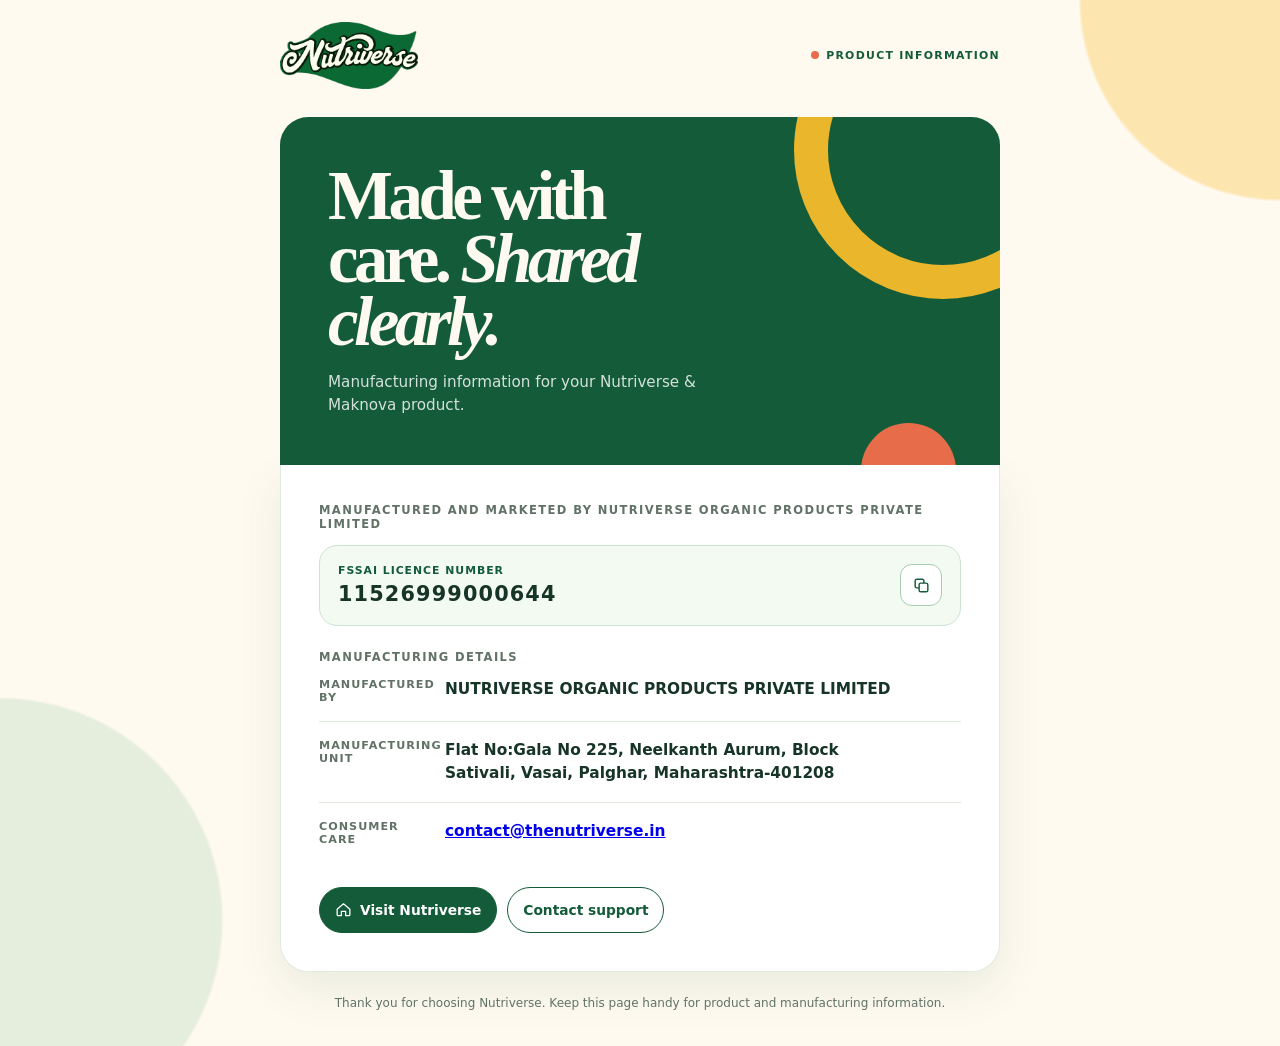
<file: pages/manufacturing-details/index.html>
<!doctype html>
<html lang="en">
<head>
  <meta charset="utf-8">
  <meta name="viewport" content="width=device-width, initial-scale=1">
  <meta http-equiv="refresh" content="0; url=/qr.html">
  <link rel="canonical" href="https://thenutriverse.in/pages/manufacturing-details/">
  <title>Manufacturing Details | Nutriverse</title>
</head>
<body>
  <p>Opening <a href="/qr.html">manufacturing details</a>…</p>
</body>
</html>
</file>
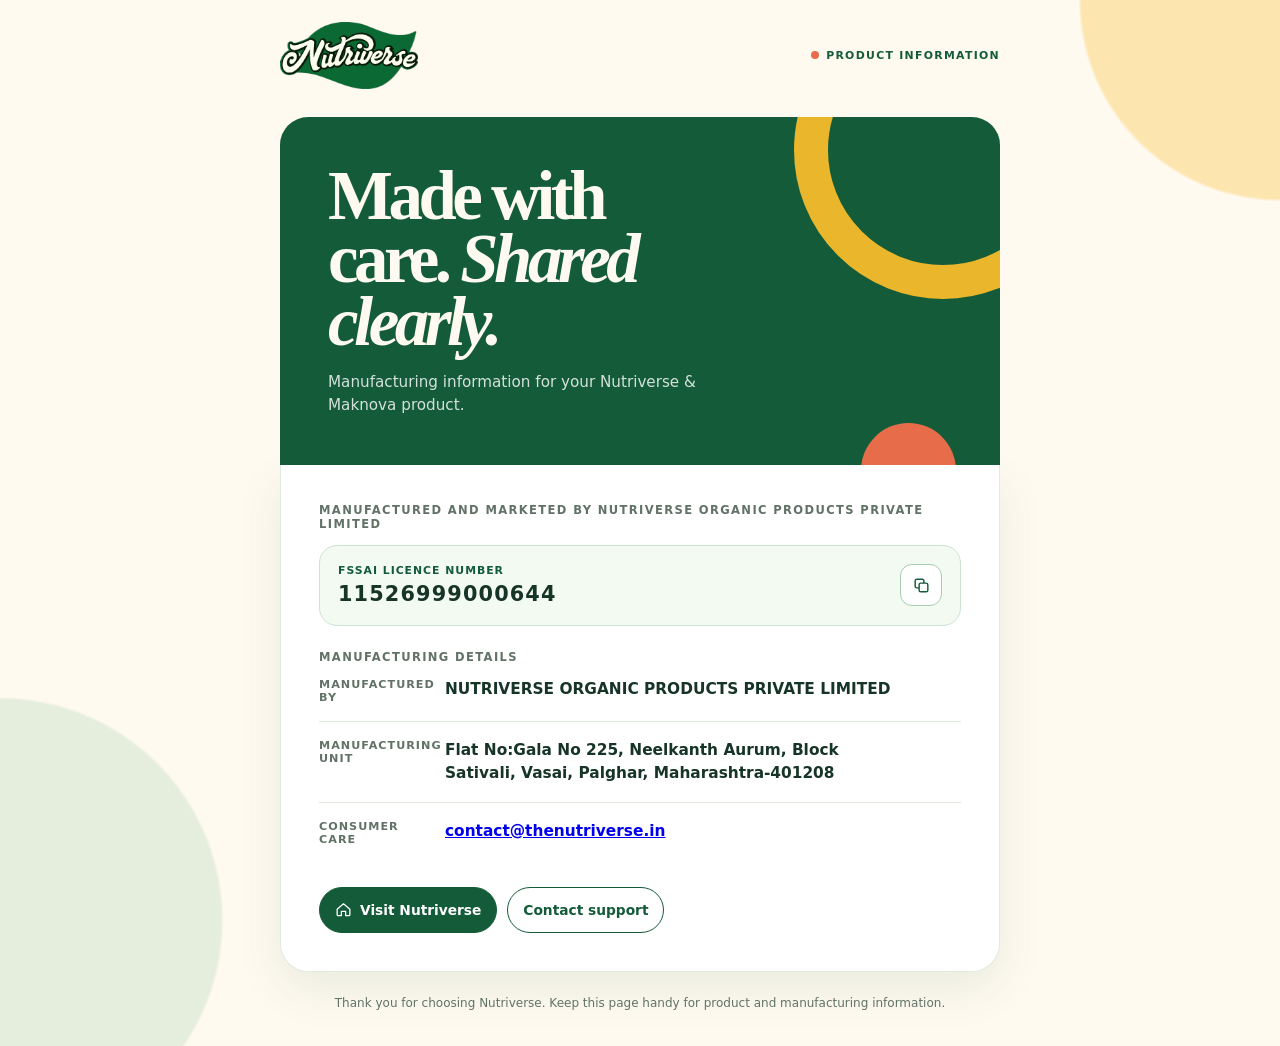
<file: product/manufacturing-detail/index.html>
<!doctype html>
<html lang="en">
<head>
  <meta charset="utf-8">
  <meta name="viewport" content="width=device-width, initial-scale=1">
  <meta http-equiv="refresh" content="0; url=/qr.html">
  <link rel="canonical" href="https://thenutriverse.in/qr.html">
  <title>Manufacturing Details | Nutriverse</title>
</head>
<body>
  <p>Opening <a href="/qr.html">manufacturing details</a>…</p>
</body>
</html>
</file>
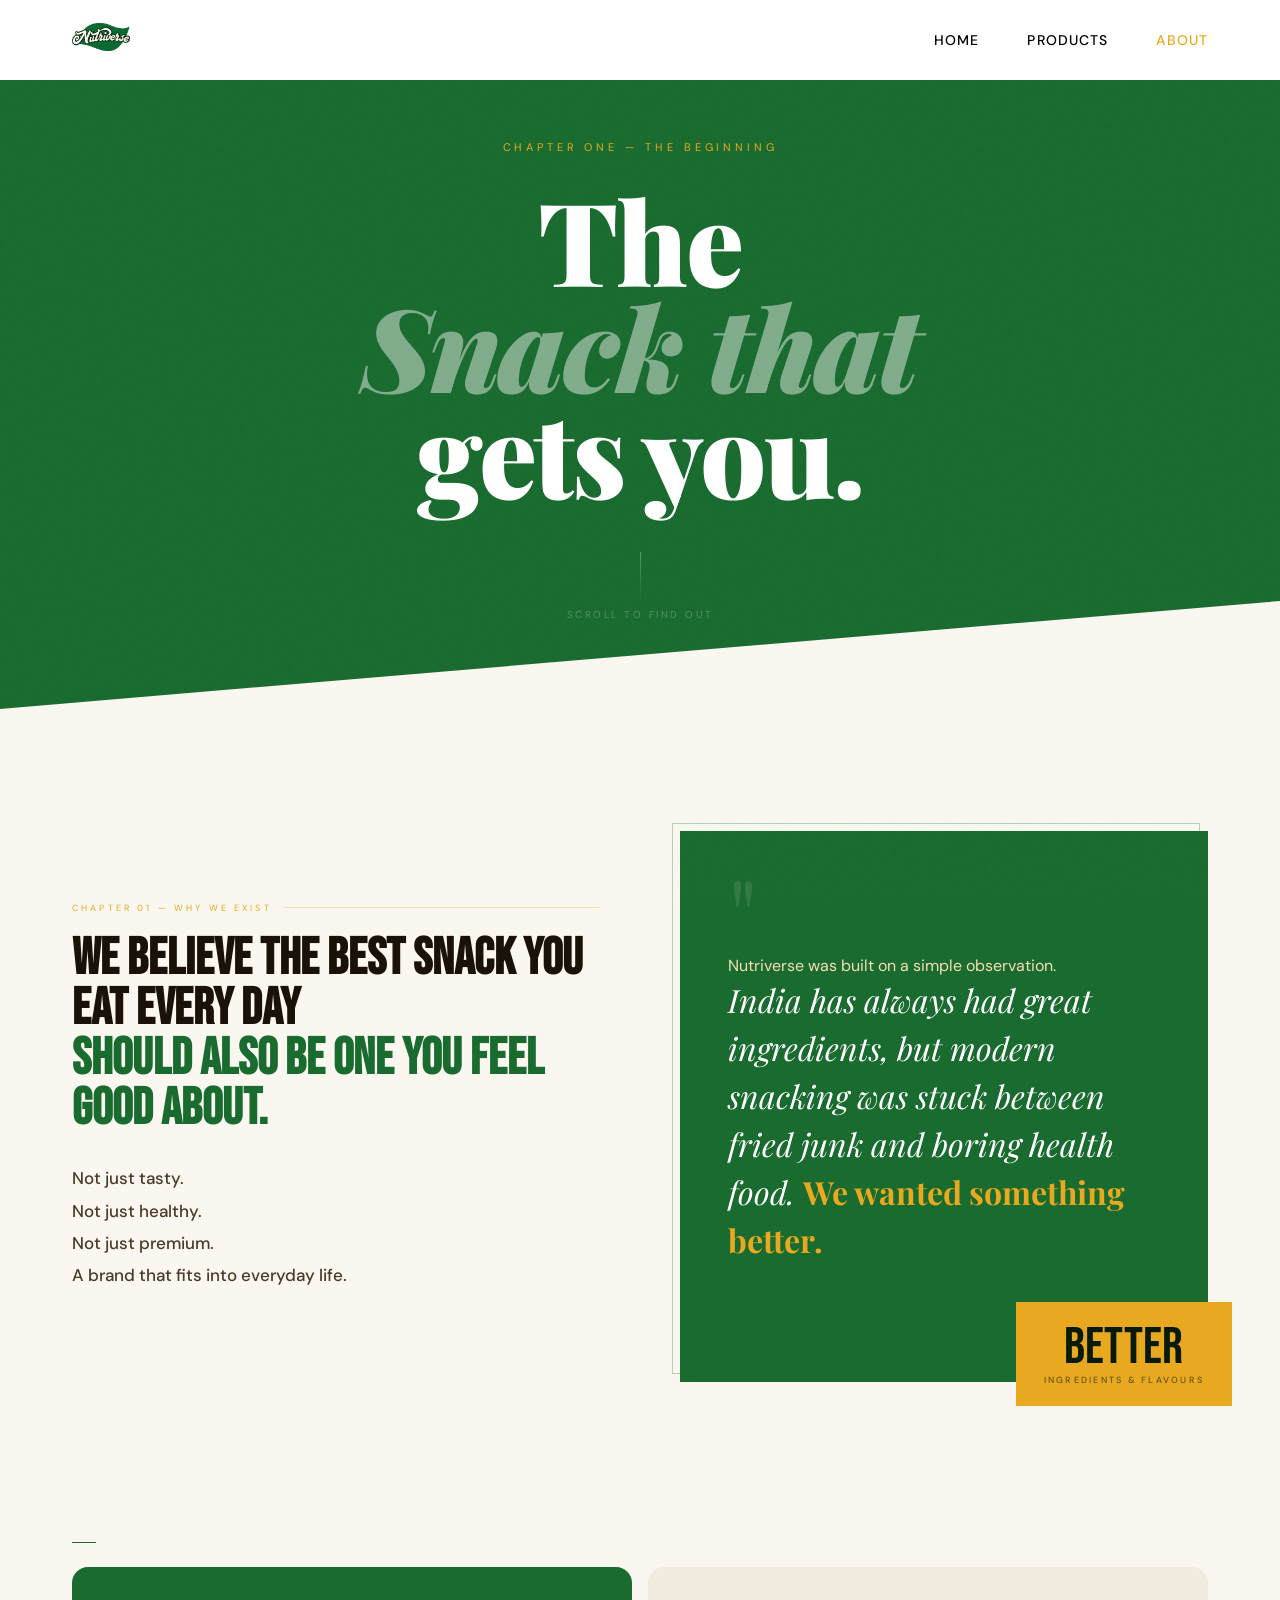
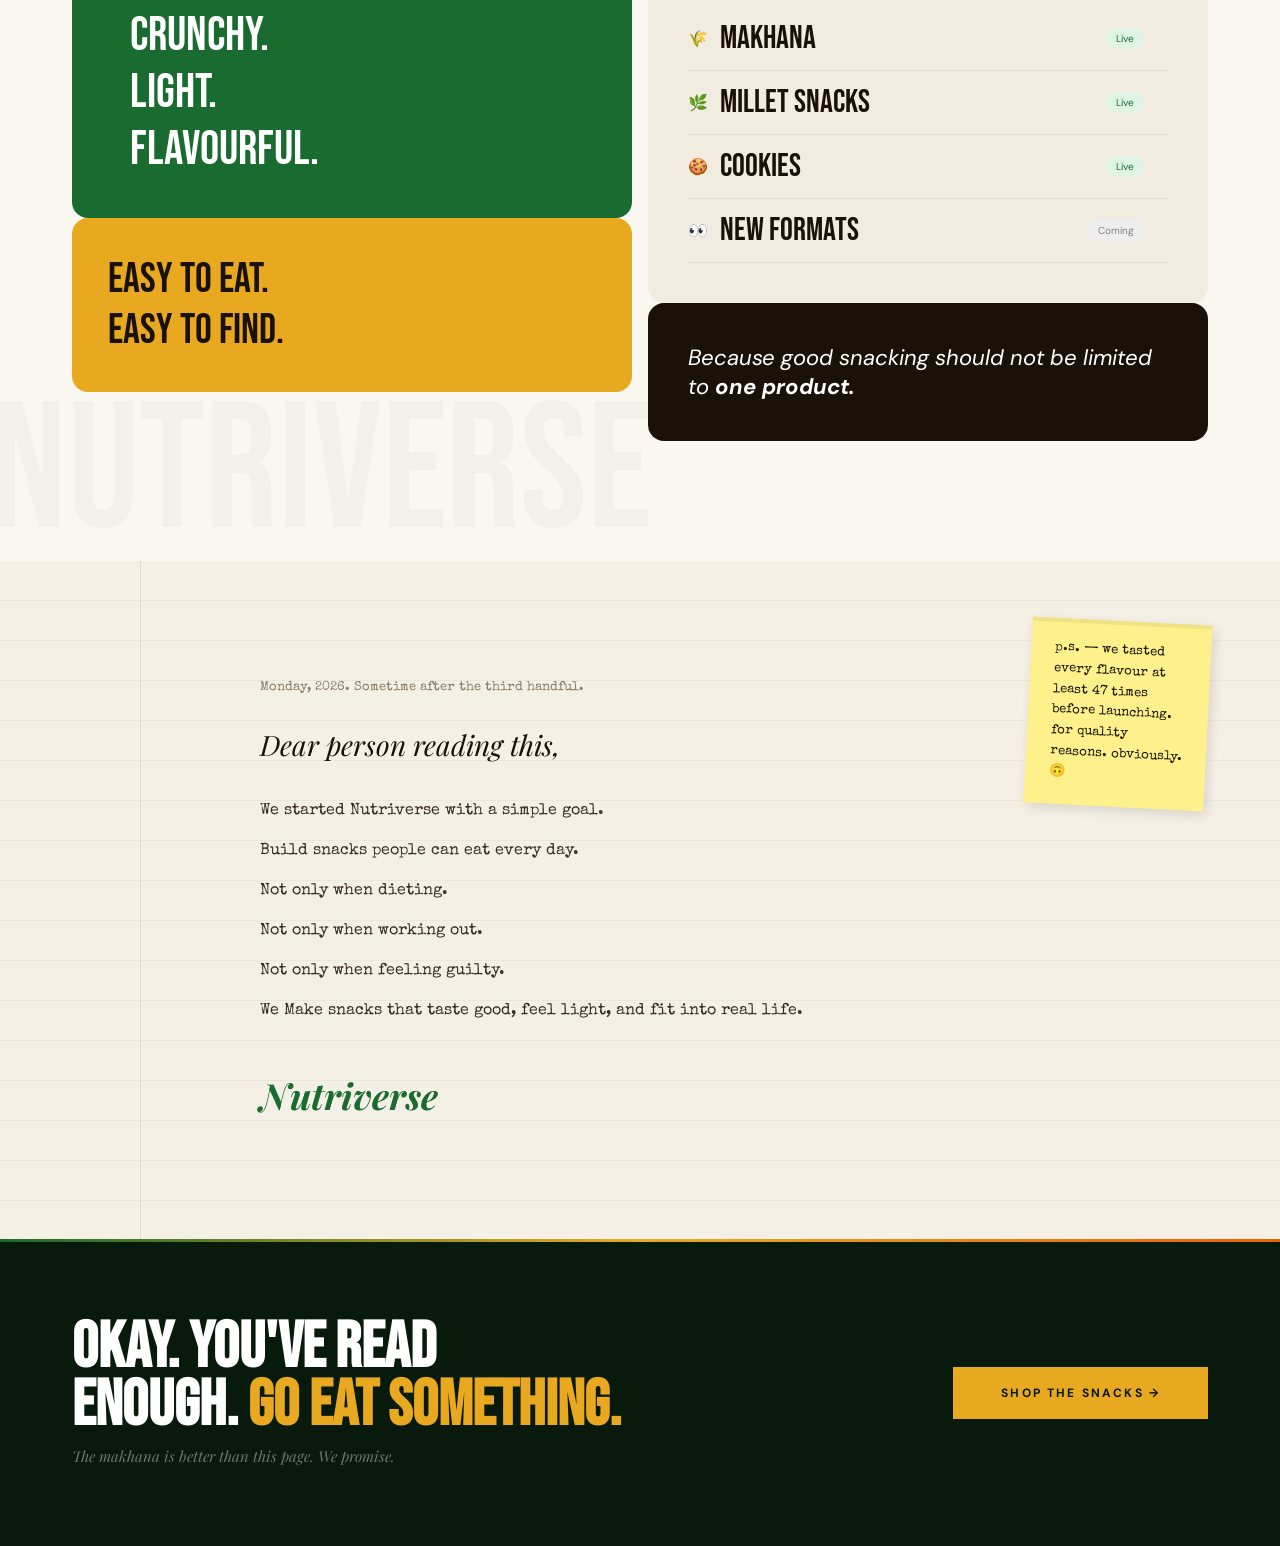
<file: about.html>
<!DOCTYPE html>
<html lang="en">
<head>
<meta charset="UTF-8">
<meta name="viewport" content="width=device-width, initial-scale=1.0">
<title>Nutriverse – Our Story</title>
<link href="https://fonts.googleapis.com/css2?family=Bebas+Neue&family=Playfair+Display:ital,wght@0,400;0,700;0,900;1,400;1,700&family=DM+Sans:ital,wght@0,300;0,400;0,500;0,700;1,300;1,400&family=Special+Elite&display=swap" rel="stylesheet">


<style>
*,*::before,*::after{margin:0;padding:0;box-sizing:border-box;}
:root{
  --green:#1a6b2f;
  --deep:#0d3d1a;
  --darkest:#081a0c;
  --cream:#f2ebe0;
  --warm:#faf7f1;
  --paper:#f5f0e6;
  --mustard:#e8a920;
  --orange:#e8620a;
  --rust:#c0391b;
  --text:#1a1208;
  --muted:#8a7a65;
}
html{scroll-behavior:smooth;}
body{font-family:'DM Sans',sans-serif;background:var(--warm);color:var(--text);overflow-x:hidden;}

/* ─── GRAIN OVERLAY ─── */
body::after{
  content:'';
  position:fixed;inset:0;
  background-image:url("data:image/svg+xml,%3Csvg viewBox='0 0 200 200' xmlns='http://www.w3.org/2000/svg'%3E%3Cfilter id='n'%3E%3CfeTurbulence type='fractalNoise' baseFrequency='0.75' numOctaves='4' stitchTiles='stitch'/%3E%3C/filter%3E%3Crect width='100%25' height='100%25' filter='url(%23n)' opacity='0.03'/%3E%3C/svg%3E");
  pointer-events:none;z-index:999;opacity:.4;
}

/* ─────────────────────────────────────
   SECTION 1 — HERO
   Full bleed. Editorial magazine energy.
───────────────────────────────────── */
.hero{
  min-height:60vh;
  background:var(--green);
  display:grid;
  grid-template-rows:1fr auto;
  position:relative;
  overflow:hidden;
  padding:80px 72px 60px;
}

/* diagonal split */
.hero::before{
  content:'';
  position:absolute;
  bottom:0;left:0;right:0;
  height:180px;
  background:var(--warm);
  clip-path:polygon(0 60%, 100% 0, 100% 100%, 0 100%);
}

/* big background type */
.hero-bg{
  position:absolute;
  bottom:100px;right:-40px;
  font-family:'Bebas Neue',sans-serif;
  font-size:320px;
  color:rgba(255,255,255,0.04);
  line-height:1;
  pointer-events:none;
  user-select:none;
  letter-spacing:0.02em;
}

.hero-top{
  display:flex;
  align-items:flex-start;
  justify-content:space-between;
}

.hero-issue{
  font-size:10px;
  letter-spacing:0.3em;
  text-transform:uppercase;
  color:rgba(255,255,255,0.35);
  line-height:2;
}
.hero-issue span{color:var(--mustard);}

.hero-tag{
  display:flex;
  align-items:center;
  gap:8px;
  border:1px solid rgba(255,255,255,0.15);
  padding:8px 20px;
  font-size:10px;
  letter-spacing:0.25em;
  text-transform:uppercase;
  color:rgba(255,255,255,0.5);
}
.hero-tag-dot{width:6px;height:6px;background:var(--mustard);border-radius:50%;animation:blink 2s infinite;}
@keyframes blink{0%,100%{opacity:1;}50%{opacity:0.2;}}

.hero-center{
  display:flex;
  flex-direction:column;
  align-items:center;
  justify-content:center;
  flex:1;
  text-align:center;
  padding:60px 0 100px;
  position:relative;
  z-index:2;
}

.hero-overline{
  font-size:11px;
  letter-spacing:0.35em;
  text-transform:uppercase;
  color:var(--mustard);
  font-weight:400;
  margin-bottom:32px;
}

.hero-h1{
  font-family:'Playfair Display',serif;
  font-size:clamp(52px,9vw,140px);
  font-weight:900;
  line-height:0.92;
  color:white;
  letter-spacing:-0.02em;
}
.hero-h1 .italic{font-style:italic;color:rgba(255,255,255,0.45);}
.hero-h1 .block{display:block;}

.hero-sub{
  font-size:18px;
  font-weight:300;
  color:rgba(255,255,255,0.5);
  margin-top:28px;
  max-width:500px;
  line-height:1.7;
  font-style:italic;
  font-family:'Playfair Display',serif;
}
.hero-sub strong{color:rgba(255,255,255,0.85);font-style:normal;font-weight:400;}

.hero-scroll{
  margin-top:48px;
  display:flex;
  flex-direction:column;
  align-items:center;
  gap:8px;
  color:rgba(255,255,255,0.25);
  font-size:10px;
  letter-spacing:0.25em;
  text-transform:uppercase;
}
.scroll-line{
  width:1px;height:48px;
  background:linear-gradient(to bottom,rgba(255,255,255,0.3),transparent);
  animation:scrollPulse 2s ease-in-out infinite;
}
@keyframes scrollPulse{0%,100%{transform:scaleY(1);opacity:.5;}50%{transform:scaleY(0.5);opacity:1;}}


/* ─────────────────────────────────────
   SECTION 2 — THE HONEST ORIGIN
   Big pull-quote layout. One truth.
───────────────────────────────────── */
.origin{
  padding:50px 72px;
  background:var(--warm);
  display:grid;
  grid-template-columns:1fr 1fr;
  gap:80px;
  align-items:center;
  position:relative;
}

.origin-left{}

.origin-chapter{
  font-size:9px;
  letter-spacing:0.35em;
  text-transform:uppercase;
  color:var(--mustard);
  margin-bottom:20px;
  display:flex;
  align-items:center;
  gap:12px;
}
.origin-chapter::after{content:'';flex:1;height:1px;background:rgba(232,169,32,0.3);}

.origin-h2{
  font-family:'Bebas Neue',sans-serif;
  font-size:clamp(20px,4vw,80px);
  line-height:0.98;
  color:var(--text);
  margin-bottom:28px;
}
.origin-h2 .green{color:var(--green);}

.origin-body{
  font-size:17px;
  line-height:1.9;
  color:#4a3a28;
  font-weight:300;
  max-width:480px;
}
.origin-body p{margin-bottom:20px;}
.origin-body strong{font-weight:600;color:var(--text);}
.origin-body em{font-style:italic;color:var(--green);}

.origin-right{
  position:relative;
}

/* big pull quote card */
.pull-quote{
  background:var(--green);
  padding:52px 48px;
  position:relative;
}
.pull-quote::before{
  content:'';
  position:absolute;
  top:-8px;left:-8px;
  right:8px;bottom:8px;
  border:1.5px solid rgba(26,107,47,0.3);
  pointer-events:none;
}

.pq-mark{
  font-family:'Playfair Display',serif;
  font-size:100px;
  line-height:0.6;
  color:rgba(255,255,255,0.1);
  margin-bottom:12px;
  display:block;
}
.pq-text{
  font-family:'Playfair Display',serif;
  font-style:italic;
  font-size:clamp(22px,2.8vw,32px);
  line-height:1.5;
  color:white;
  font-weight:400;
  margin-bottom:24px;
}
.pq-text strong{font-style:normal;font-weight:700;color:var(--mustard);}

.pq-source{
  font-size:11px;
  letter-spacing:0.2em;
  text-transform:uppercase;
  color:rgba(255,255,255,0.35);
}

/* floating stat */
.stat-float{
  position:absolute;
  bottom:-24px;
  right:-24px;
  background:var(--mustard);
  padding:20px 28px;
  text-align:center;
}
.stat-num{
  font-family:'Bebas Neue',sans-serif;
  font-size:52px;
  line-height:1;
  color:var(--darkest);
}
.stat-label{
  font-size:9px;
  letter-spacing:0.25em;
  text-transform:uppercase;
  color:rgba(8,26,12,0.6);
  font-weight:500;
}


/* ─────────────────────────────────────
   SECTION 3 — THE PROBLEM
   Newspaper column layout. Three truths.
───────────────────────────────────── */
.problem{
  background:var(--cream);
  padding:100px 72px;
  position:relative;
  overflow:hidden;
}
.problem-bg{
  position:absolute;
  top:50%;left:50%;
  transform:translate(-50%,-50%) rotate(-8deg);
  font-family:'Bebas Neue',sans-serif;
  font-size:240px;
  color:rgba(26,107,47,0.04);
  white-space:nowrap;
  pointer-events:none;
  user-select:none;
}

.section-label{
  font-size:9px;
  letter-spacing:0.35em;
  text-transform:uppercase;
  color:var(--muted);
  margin-bottom:48px;
  display:flex;
  align-items:center;
  gap:12px;
}
.section-label::before{content:'';width:32px;height:1px;background:var(--muted);}

.problem-h2{
  font-family:'Bebas Neue',sans-serif;
  font-size:clamp(52px,7vw,104px);
  line-height:0.88;
  color:var(--text);
  margin-bottom:72px;
  max-width:700px;
}
.problem-h2 .green{color:var(--green);}
.problem-h2 .italic{
  font-family:'Playfair Display',serif;
  font-style:italic;
  font-weight:400;
  font-size:clamp(32px,4vw,60px);
  display:block;
  line-height:1.2;
  margin-top:8px;
  color:var(--orange);
}

.truths{
  display:grid;
  grid-template-columns:repeat(3,1fr);
  gap:1px;
  background:rgba(0,0,0,0.08);
}
.truth{
  background:var(--cream);
  padding:44px 36px;
  position:relative;
}
.truth-num{
  font-family:'Bebas Neue',sans-serif;
  font-size:80px;
  line-height:1;
  color:rgba(26,107,47,0.08);
  position:absolute;
  top:16px;right:20px;
}
.truth-icon{font-size:28px;margin-bottom:16px;display:block;}
.truth-title{
  font-family:'Playfair Display',serif;
  font-style:italic;
  font-size:22px;
  color:var(--text);
  margin-bottom:14px;
  font-weight:700;
}
.truth-body{
  font-size:15px;
  line-height:1.8;
  color:#5a4a38;
  font-weight:300;
}
.truth-body strong{font-weight:600;color:var(--text);}


/* ─────────────────────────────────────
   SECTION 4 — THE TIMELINE
   Typewriter / newspaper archive look.
───────────────────────────────────── */
.timeline{
  background:var(--darkest);
  padding:100px 72px;
  position:relative;
  overflow:hidden;
}

.timeline-header{
  margin-bottom:80px;
}
.timeline-label{
  font-size:9px;
  letter-spacing:0.35em;
  text-transform:uppercase;
  color:rgba(255,255,255,0.2);
  margin-bottom:16px;
}
.timeline-h2{
  font-family:'Bebas Neue',sans-serif;
  font-size:clamp(52px,6.5vw,100px);
  line-height:0.88;
  color:white;
}
.timeline-h2 .mustard{color:var(--mustard);}

/* the actual timeline */
.tl-track{
  position:relative;
  padding-left:60px;
}
/* vertical line */
.tl-track::before{
  content:'';
  position:absolute;
  left:18px;top:0;bottom:0;
  width:1px;
  background:linear-gradient(to bottom,var(--mustard),rgba(232,169,32,0.1));
}

.tl-item{
  position:relative;
  margin-bottom:60px;
  display:grid;
  grid-template-columns:120px 1fr;
  gap:40px;
  align-items:flex-start;
}
.tl-item:last-child{margin-bottom:0;}

/* dot on line */
.tl-item::before{
  content:'';
  position:absolute;
  left:-42px;top:6px;
  width:10px;height:10px;
  background:var(--mustard);
  border-radius:50%;
  border:2px solid var(--darkest);
  box-shadow:0 0 0 3px rgba(232,169,32,0.2);
}

.tl-year{
  font-family:'Special Elite',monospace;
  font-size:28px;
  color:var(--mustard);
  line-height:1;
  padding-top:2px;
}

.tl-content{}
.tl-title{
  font-family:'Playfair Display',serif;
  font-style:italic;
  font-size:22px;
  color:white;
  margin-bottom:10px;
  font-weight:700;
}
.tl-body{
  font-size:15px;
  line-height:1.8;
  color:rgba(255,255,255,0.45);
  font-weight:300;
  max-width:560px;
}
.tl-body strong{color:rgba(255,255,255,0.8);font-weight:500;}


/* ─────────────────────────────────────
   SECTION 5 — THE BELIEFS
   Each belief is a full-width statement.
───────────────────────────────────── */
.beliefs{
  background:var(--warm);
  padding:100px 72px;
}
.beliefs-header{margin-bottom:80px;}
.beliefs-label{
  font-size:9px;
  letter-spacing:0.35em;
  text-transform:uppercase;
  color:var(--muted);
  margin-bottom:16px;
  display:flex;
  align-items:center;
  gap:12px;
}
.beliefs-label::before{content:'';width:32px;height:1px;background:var(--muted);}

.beliefs-h2{
  font-family:'Bebas Neue',sans-serif;
  font-size:clamp(52px,6.5vw,96px);
  line-height:0.88;
  color:var(--text);
}
.beliefs-h2 .green{color:var(--green);}

.belief-list{display:flex;flex-direction:column;gap:0;}

.belief{
  display:grid;
  grid-template-columns:80px 1fr auto;
  align-items:center;
  gap:40px;
  padding:36px 0;
  border-top:1px solid rgba(0,0,0,0.08);
  position:relative;
  transition:padding-left 0.4s cubic-bezier(0.22,1,0.36,1);
  cursor:default;
}
.belief:last-child{border-bottom:1px solid rgba(0,0,0,0.08);}
.belief:hover{padding-left:16px;}
.belief:hover .belief-num{color:var(--green);}

.belief-num{
  font-family:'Bebas Neue',sans-serif;
  font-size:42px;
  color:rgba(0,0,0,0.08);
  line-height:1;
  transition:color 0.3s;
}
.belief-center{}
.belief-title{
  font-family:'Playfair Display',serif;
  font-style:italic;
  font-size:clamp(20px,2.2vw,28px);
  color:var(--text);
  margin-bottom:6px;
  font-weight:700;
}
.belief-body{
  font-size:14.5px;
  color:var(--muted);
  font-weight:300;
  line-height:1.7;
  max-width:600px;
}
.belief-body strong{color:var(--text);font-weight:500;}

.belief-icon{font-size:32px;flex-shrink:0;}


/* ─────────────────────────────────────
   SECTION 6 — THE NUMBERS
   Big, confident, no explanation needed.
───────────────────────────────────── */
.numbers{
  background:var(--green);
  padding:100px 72px;
  position:relative;
  overflow:hidden;
}
.numbers::before{
  content:'';
  position:absolute;inset:0;
  background:repeating-linear-gradient(
    -45deg,transparent,transparent 60px,
    rgba(255,255,255,0.015) 60px,
    rgba(255,255,255,0.015) 61px
  );
}

.numbers-h2{
  font-family:'Bebas Neue',sans-serif;
  font-size:clamp(52px,6vw,88px);
  color:white;
  line-height:0.88;
  margin-bottom:72px;
  position:relative;
  z-index:2;
}
.numbers-h2 .mustard{color:var(--mustard);}
.numbers-h2 .italic{
  font-family:'Playfair Display',serif;
  font-style:italic;
  font-weight:400;
  font-size:clamp(32px,3.8vw,54px);
  display:block;
  color:rgba(255,255,255,0.4);
  margin-top:8px;
  line-height:1.2;
}

.stats-grid{
  display:grid;
  grid-template-columns:repeat(4,1fr);
  gap:1px;
  background:rgba(255,255,255,0.08);
  position:relative;
  z-index:2;
}
.stat-box{
  background:var(--green);
  padding:48px 36px;
  position:relative;
  transition:background 0.3s;
}
.stat-box:hover{background:#1d7534;}

.stat-big{
  font-family:'Bebas Neue',sans-serif;
  font-size:clamp(56px,5vw,80px);
  line-height:1;
  color:white;
  margin-bottom:8px;
}
.stat-big span{color:var(--mustard);}

.stat-desc{
  font-size:13px;
  font-weight:300;
  color:rgba(255,255,255,0.5);
  line-height:1.6;
  max-width:180px;
}
.stat-desc strong{color:rgba(255,255,255,0.8);font-weight:500;}

/* ─────────────────────────────────────
   SECTION 7 — CLOSING LETTER
   From the founders. Handwritten energy.
───────────────────────────────────── */
.letter{
  background:var(--paper);
  padding:120px 72px;
  position:relative;
  overflow:hidden;
}

/* notebook lines */
.letter::before{
  content:'';
  position:absolute;
  inset:0;
  background:repeating-linear-gradient(
    transparent,transparent 39px,
    rgba(0,0,0,0.04) 39px,
    rgba(0,0,0,0.04) 40px
  );
  pointer-events:none;
}

/* red margin line */
.letter::after{
  content:'';
  position:absolute;
  left:140px;top:0;bottom:0;
  width:1px;
  background:rgba(192,57,27,0.15);
  pointer-events:none;
}

.letter-inner{
  max-width:760px;
  margin:0 auto;
  position:relative;
  z-index:2;
}

.letter-date{
  font-family:'Special Elite',monospace;
  font-size:13px;
  color:var(--muted);
  margin-bottom:32px;
}

.letter-salutation{
  font-family:'Playfair Display',serif;
  font-style:italic;
  font-size:28px;
  color:var(--text);
  margin-bottom:28px;
  font-weight:400;
}

.letter-body{
  font-family:'Special Elite',monospace;
  font-size:16px;
  line-height:2.5;
  color:#3a2e22;
  margin-bottom:40px;
}
.letter-body p{margin-bottom:0;}

/* scratch-out effect */
.scratch{
  text-decoration:line-through;
  color:var(--muted);
  font-size:14px;
}

.letter-sign{
  font-family:'Playfair Display',serif;
  font-style:italic;
  font-size:36px;
  color:var(--green);
  margin-top:16px;
  display:block;
  font-weight:700;
}
.letter-name{
  font-size:11px;
  letter-spacing:0.2em;
  text-transform:uppercase;
  color:var(--muted);
  margin-top:6px;
}

/* Post-it note */
.postit{
  position:absolute;
  top:60px;right:72px;
  background:#fef08a;
  padding:20px 24px;
  width:180px;
  transform:rotate(3deg);
  box-shadow:3px 4px 12px rgba(0,0,0,0.12);
  font-family:'Special Elite',monospace;
  font-size:13px;
  color:#1a1208;
  line-height:1.6;
  z-index:3;
}
.postit::before{
  content:'';
  position:absolute;
  top:0;left:0;right:0;
  height:4px;
  background:rgba(0,0,0,0.06);
}


/* ─── FOOTER CTA STRIP ─── */
.cta-strip{
  background:var(--darkest);
  padding:80px 72px;
  display:flex;
  align-items:center;
  justify-content:space-between;
  gap:40px;
  position:relative;
  overflow:hidden;
}
.cta-strip::before{
  content:'';
  position:absolute;
  top:0;left:0;right:0;
  height:3px;
  background:linear-gradient(90deg,var(--green),var(--mustard),var(--orange));
}
.cta-left{}
.cta-h2{
  font-family:'Bebas Neue',sans-serif;
  font-size:clamp(44px,5vw,76px);
  line-height:0.9;
  color:white;
}
.cta-h2 .mustard{color:var(--mustard);}
.cta-sub{
  font-size:15px;
  color:rgba(255,255,255,0.4);
  font-weight:300;
  margin-top:12px;
  font-style:italic;
  font-family:'Playfair Display',serif;
}
.cta-btn{
  background:var(--mustard);
  color:var(--darkest);
  font-size:12px;
  font-weight:700;
  letter-spacing:0.18em;
  text-transform:uppercase;
  padding:18px 48px;
  text-decoration:none;
  flex-shrink:0;
  transition:transform 0.2s,background 0.2s;
  display:inline-block;
}
.cta-btn:hover{background:white;transform:translateY(-2px);}

/* ─── RESPONSIVE ─── */
@media(max-width:900px){
  .hero{padding:60px 28px 80px;}
  .origin,.problem,.timeline,.beliefs,.numbers,.letter,.cta-strip{padding:70px 28px;}
  .origin{grid-template-columns:1fr;}
  .truths{grid-template-columns:1fr;}
  .stats-grid{grid-template-columns:1fr 1fr;}
  .tl-item{grid-template-columns:80px 1fr;gap:20px;}
  .belief{grid-template-columns:50px 1fr;gap:16px;}
  .belief-icon{display:none;}
  .cta-strip{flex-direction:column;text-align:center;}
  .postit{display:none;}
  .letter::after{left:28px;}
}



/* HEADER */
/* ================= HEADER ================= */

.site-header {
  position: fixed;
  top: 0;
  left: 0;
  width: 100%;
  height: 80px;
  z-index: 1000;
  backdrop-filter: blur(12px);
  background: rgb(255, 255, 255);
  border-bottom: 1px solid rgba(255,255,255,0.08);
  display: flex;
  align-items: center;
}

.container {
  width: 100%;
  max-width: 1400px;
  margin: 0 auto;
  padding: 0 72px;
}

.header-inner {
  display: flex;
  align-items: center;
  justify-content: space-between;
}

.logo {
  height: 28px;
}

.nav-desktop {
  display: flex;
  gap: 48px;
}

.nav-link {
  text-decoration: none;
  font-family: 'DM Sans', sans-serif;
  font-size: 14px;
  font-weight: 500;
  letter-spacing: 0.08em;
  text-transform: uppercase;
  color: rgb(0, 0, 0);
  transition: color 0.3s;
}
.nav-link:hover,
.nav-link.active {
  color: var(--mustard);
}

/* Mobile */
.menu-toggle {
  display: none;
}

.nav-mobile {
  display: none;
}

@media (max-width: 900px) {

  .container {
    padding: 0 28px;
  }

  .nav-desktop {
    display: none;
  }

}
</style>

</head>



<body>
  <header class="site-header">
  <div class="container header-inner">

    <a href="/" class="logo-wrap">
      <img src="/assets/logo.png" alt="Nutriverse" class="logo">
    </a>

    <nav class="nav-desktop">
      <a href="/" class="nav-link">Home</a>
      <a href="/products.html" class="nav-link">Products</a>
      <a href="/about.html" class="nav-link active">About</a>
    </nav>

    <button class="menu-toggle" aria-label="Menu">
      <span></span>
      <span></span>
    </button>

  </div>

  <nav class="nav-mobile">
    <a href="/">Home</a>
    <a href="/products.html">Products</a>
    <a href="/about.html">About</a>
  </nav>
</header>

<!-- ══════════════ HERO ══════════════ -->
<section class="hero">

  <div class="hero-center">
    <p class="hero-overline">Chapter One — The Beginning</p>
    <h1 class="hero-h1">
      <span class="block">The</span>
      <span class="block italic">Snack that</span>
      <span class="block">gets you.</span>
      <!-- <span class="block italic">that happens to be healthy.</span> -->
    </h1>
    <!-- <p class="hero-sub">
      There's a difference.<br>
      <strong>A very important one.</strong>
    </p> -->
    <div class="hero-scroll">
      <div class="scroll-line"></div>
      Scroll to find out
    </div>
  </div>
</section>


<!-- ══════════════ ORIGIN ══════════════ -->
<section class="origin">
  <div class="origin-left">
    <div class="origin-chapter">Chapter 01 — Why we exist</div>
    <h2 class="origin-h2">
      WE BELIEVE THE BEST SNACK
YOU EAT EVERY DAY<br>
      <span class="green">SHOULD ALSO BE ONE
YOU FEEL GOOD ABOUT.</span>
    </h2>

    <div class="origin-body">
      <p style="font-weight: 500">
Not just tasty. <br>
Not just healthy. <br>
Not just premium. <br>

A brand that fits into everyday life.
      </p>
      <!-- <p>
        Better ingredients.<br>
        Better flavours.<br>
        Better packaging.<br>
        Better distribution.
      </p> -->
    </div>
  </div>

  <div class="origin-right">
    <div class="pull-quote">
      <span class="pq-mark">"</span>
      <p style="color: wheat; ">Nutriverse was built on a simple observation.</p>
      <p class="pq-text">
       India has always had great ingredients,
but modern snacking was stuck between
fried junk and boring health food. <strong>We wanted something better.
</strong>
      </p>
      <br>
      <br>
    </div>
    <div class="stat-float">
      <div class="stat-num">Better</div>
      <div class="stat-label">ingredients & flavours </div>
    </div>
  </div>
</section>


<!-- TEST -->

<section class="nv-section">

<style>

.nv-section{
  --green:#1a6b2f;
  --cream:#faf7f1;
  --mustard:#e8a920;
  --orange:#e8620a;
  --text:#1a1208;
  --muted:#8a7a65;
  --paper:#f2ebe0;

  font-family:'DM Sans',sans-serif;
  background:var(--cream);
  padding:110px 72px 120px;
  position:relative;
  overflow:hidden;
}


/* watermark */

.nv-section::before{
  content:'NUTRIVERSE';
  position:absolute;
  bottom:-20px;
  left:-10px;
  font-family:'Bebas Neue',sans-serif;
  font-size:180px;
  color:rgba(26,107,47,0.04);
  white-space:nowrap;
}


/* top row */

.nv-section .top-row{
  display:flex;
  justify-content:space-between;
  gap:60px;
  margin-bottom:80px;
}

.nv-section .section-label{
  font-size:10px;
  letter-spacing:.35em;
  text-transform:uppercase;
  color:var(--green);
  margin-bottom:24px;
  display:flex;
  gap:10px;
}

.nv-section .section-label::before{
  content:'';
  width:24px;
  height:1px;
  background:var(--green);
}

.nv-section .headline{
  font-family:'Bebas Neue';
  font-size:clamp(64px,8vw,130px);
  line-height:.9;
}

.nv-section .green{color:var(--green)}

.nv-section .ghost{
  -webkit-text-stroke:2px var(--text);
  color:transparent;
}


/* right */

.nv-section .top-right{
  max-width:400px;
  border-left:3px solid var(--mustard);
  padding-left:30px;
}

.nv-section .opening-copy{
  font-family:'Playfair Display';
  font-style:italic;
  font-size:22px;
  line-height:1.6;
}


/* grid */

.nv-section .content-grid{
  display:grid;
  grid-template-columns:1fr 1fr;
  gap:16px;
}


/* cards */

.nv-section .q-card{
  background:var(--green);
  border-radius:16px;
  padding:40px;
  transition:.35s;
}

.nv-section .q-card:hover{
  transform:translateY(-6px);
}


.nv-section .q-word{
  font-family:'Bebas Neue';
  font-size:48px;
  color:white;
  display:flex;
  gap:10px;
  transition:.3s;
}

.nv-section .dot{
  width:8px;
  height:8px;
  background:var(--mustard);
  border-radius:50%;
  opacity:0;
  transition:.2s;
}

.nv-section .q-word:hover{
  padding-left:8px;
}

.nv-section .q-word:hover .dot{
  opacity:1;
}


/* access */

.nv-section .access-card{
  background:var(--mustard);
  border-radius:16px;
  padding:36px;
  transition:.35s;
}

.nv-section .access-card:hover{
  transform:translateY(-6px);
}

.nv-section .access-word{
  font-family:'Bebas Neue';
  font-size:42px;
}


/* right */

.nv-section .cat-card{
  background:var(--paper);
  border-radius:16px;
  padding:40px;
}


.nv-section .cat-item{
  display:flex;
  align-items:center;
  gap:12px;
  padding:12px 0;
  border-bottom:1px solid rgba(0,0,0,.07);
  transition:.25s;
}

.nv-section .cat-name{
  font-family:'Bebas Neue';
  font-size:32px;
  flex:1;
}

.nv-section .cat-arrow{
  opacity:0;
  transform:translateX(-6px);
  transition:.2s;
}

.nv-section .cat-item:hover{
  padding-left:6px;
}

.nv-section .cat-item:hover .cat-arrow{
  opacity:1;
  transform:translateX(0);
}


/* tags */

.nv-section .cat-tag{
  font-size:10px;
  padding:4px 10px;
  border-radius:20px;
}

.nv-section .live{
  background:#dff3e5;
  color:var(--green);
}

.nv-section .coming{
  background:#eee;
  color:gray;
}


/* closing */

.nv-section .closing-card{
  background:var(--text);
  border-radius:16px;
  padding:40px;
  transition:.35s;
}

.nv-section .closing-card:hover{
  transform:translateY(-6px);
}

.nv-section .closing-text{
  color:white;
  font-size:22px;
  font-style:italic;
}


/* responsive */

@media(max-width:900px){

.nv-section{
padding:70px 24px;
}

.nv-section .top-row{
flex-direction:column;
}

.nv-section .content-grid{
grid-template-columns:1fr;
}

}

</style>


<div class="section-label">
</div>

<h2 class="headline">

</h2>

</div>



<div class="top-right">

<p class="opening-copy">



</p>

</div>

</div>



<div class="content-grid">


<div>

<div class="q-card">

<div class="q-word">
<span class="dot"></span>Crunchy.
</div>

<div class="q-word">
<span class="dot"></span>Light.
</div>

<div class="q-word">
<span class="dot"></span>Flavourful.
</div>

</div>


<div class="access-card">

<div class="access-word">
Easy to eat.
</div>

<div class="access-word">
Easy to find.
</div>

</div>

</div>



<div>

<div class="cat-card">

<div class="cat-item">
🌾 <div class="cat-name">Makhana</div>
<div class="cat-tag live">Live</div>
<div class="cat-arrow">→</div>
</div>

<div class="cat-item">
🌿 <div class="cat-name">Millet Snacks</div>
<div class="cat-tag live">Live</div>
<div class="cat-arrow">→</div>
</div>

<div class="cat-item">
🍪 <div class="cat-name">Cookies</div>
<div class="cat-tag live">Live</div>
<div class="cat-arrow">→</div>
</div>

<div class="cat-item">
👀 <div class="cat-name">New formats</div>
<div class="cat-tag coming">Coming</div>
<div class="cat-arrow">→</div>
</div>

</div>


<div class="closing-card">

<div class="closing-text">

Because good snacking  
should not be limited  
to <strong>one product.</strong>

</div>

</div>

</div>


</div>

</section>




<!-- ══════════════ LETTER ══════════════ -->
<section class="letter">

  <div class="postit">
    p.s. — we tasted every flavour at least 47 times before launching. for quality reasons. obviously. 🙃</div>

  <div class="letter-inner">
    <div class="letter-date">Monday, 2026. Sometime after the third handful.</div>

    <div class="letter-salutation">Dear person reading this,</div>

    <div class="letter-body">
      <p>We started Nutriverse with a simple goal.</p>
      <p>Build snacks people can eat every day.</p>
      <!-- <p>Tired of snacks that tasted like <span class="scratch">sadness</span> compromise.</p> -->
      <p>Not only when dieting. <br>
Not only when working out. <br>
Not only when feeling guilty.
</p>

<p>
 We Make snacks that taste good,
feel light,
and fit into real life.
</p>
      <!-- <p>Because honestly — <strong>someone we love always is.</strong></p> -->
    </div>

    <span class="letter-sign">Nutriverse</span>
  </div>
</section>


<!-- ══════════════ CTA STRIP ══════════════ -->
<div class="cta-strip">
  <div class="cta-left">
    <h2 class="cta-h2">
      Okay. You've read<br>
      enough. <span class="mustard">Go eat something.</span>
    </h2>
    <p class="cta-sub">The makhana is better than this page. We promise.</p>
  </div>
  <a href="#" class="cta-btn">Shop the Snacks →</a>
</div>

</body>
</html>
</file>
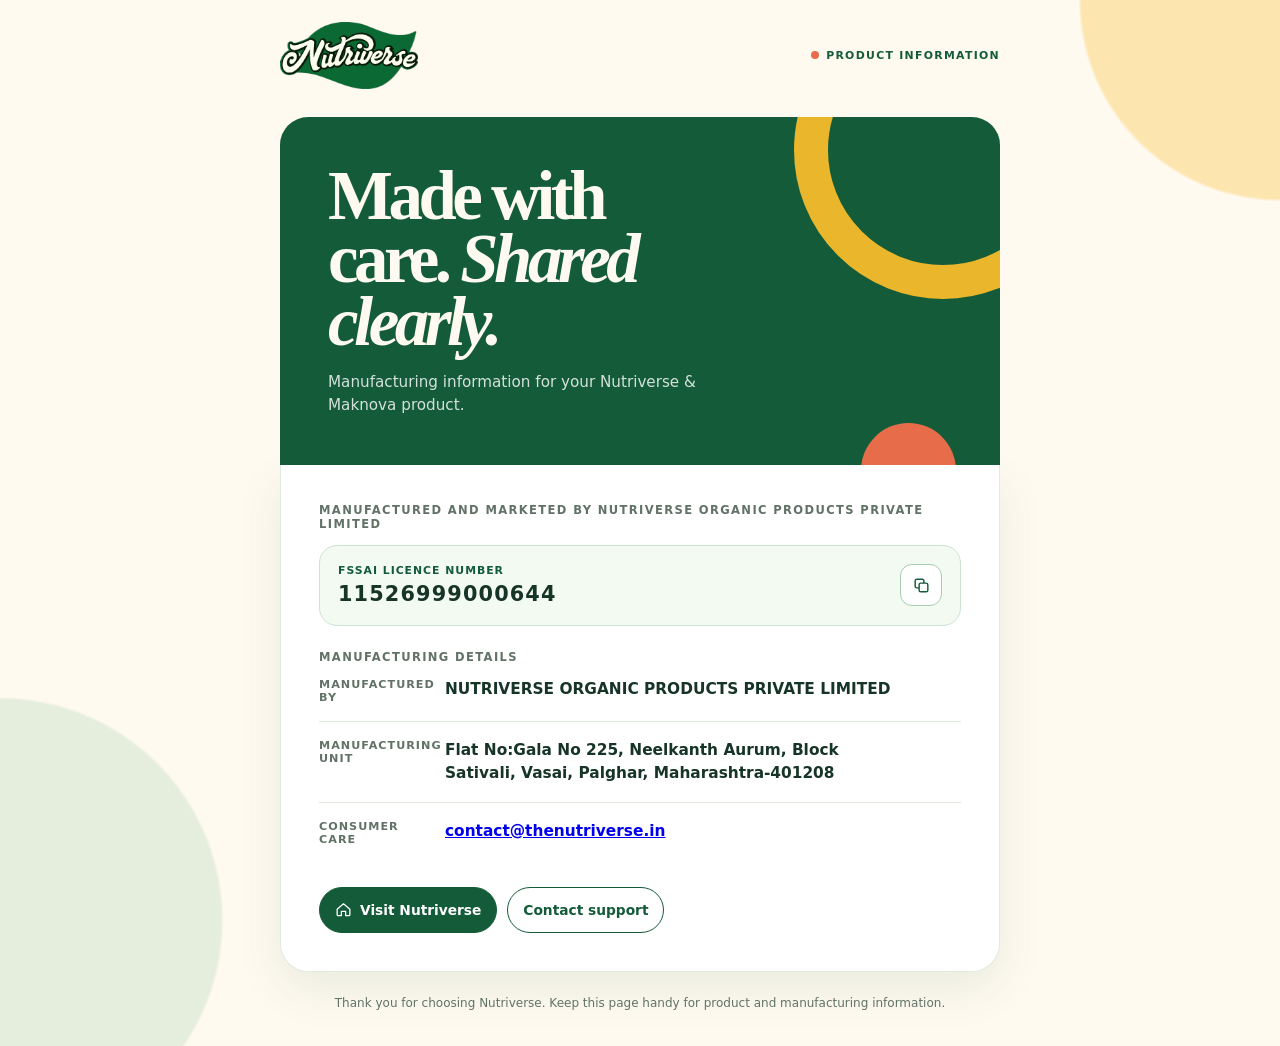
<file: qr.html>
<!doctype html>
<html lang="en">
<head>
  <meta charset="utf-8">
  <meta name="viewport" content="width=device-width, initial-scale=1">
  <meta name="robots" content="noindex, follow">
  <meta name="theme-color" content="#145b39">
  <title>Manufacturing Details Nutriverse | Maknova</title>
  <meta name="description" content="Official manufacturing and FSSAI licence details for Nutriverse products.">
  <link rel="canonical" href="https://thenutriverse.in/pages/manufacturing-details/">
  <link rel="icon" href="assets/logo.png" type="image/png">
  <style>
    :root {
      --forest: #145b39;
      --forest-deep: #0d4228;
      --cream: #fffaf0;
      --paper: #ffffff;
      --sun: #f6bb2b;
      --coral: #e76d4a;
      --ink: #163427;
      --muted: #617267;
      --line: #dfebdf;
    }

    * { box-sizing: border-box; }
    html { background: var(--cream); }
    body {
      min-width: 320px;
      margin: 0;
      color: var(--ink);
      background:
        radial-gradient(circle at 100% 0, rgba(246, 187, 43, .33) 0 12%, transparent 12.2%),
        radial-gradient(circle at 0 88%, rgba(113, 180, 132, .18) 0 14%, transparent 14.2%),
        var(--cream);
      font-family: Inter, ui-sans-serif, system-ui, -apple-system, BlinkMacSystemFont, "Segoe UI", sans-serif;
      -webkit-font-smoothing: antialiased;
    }

    .page {
      width: min(100% - 32px, 720px);
      margin: 0 auto;
      padding: 22px 0 34px;
    }

    .topbar {
      display: flex;
      align-items: center;
      justify-content: space-between;
      gap: 16px;
      margin-bottom: 28px;
    }

    .brand { display: inline-flex; align-items: center; text-decoration: none; }
    .brand img { display: block; width: 138px; height: auto; }
    .scan-label {
      display: inline-flex;
      align-items: center;
      gap: 7px;
      color: var(--forest);
      font-size: .68rem;
      font-weight: 800;
      letter-spacing: .12em;
      text-transform: uppercase;
    }
    .scan-label::before { content: ""; width: 8px; height: 8px; border-radius: 50%; background: var(--coral); }

    .hero {
      position: relative;
      overflow: hidden;
      padding: clamp(26px, 7vw, 48px);
      border-radius: 28px 28px 0 0;
      color: var(--cream);
      background: var(--forest);
    }
    .hero::before, .hero::after { content: ""; position: absolute; border-radius: 50%; pointer-events: none; }
    .hero::before { width: 230px; height: 230px; right: -92px; top: -116px; border: 34px solid var(--sun); opacity: .95; }
    .hero::after { width: 95px; height: 95px; right: 44px; bottom: -53px; background: var(--coral); }
    .eyebrow {
      position: relative;
      z-index: 1;
      display: inline-flex;
      align-items: center;
      gap: 8px;
      margin: 0 0 14px;
      color: #d9edcf;
      font-size: .7rem;
      font-weight: 800;
      letter-spacing: .12em;
      text-transform: uppercase;
    }
    .eyebrow::before { content: ""; width: 18px; height: 1px; background: currentColor; }
    h1 {
      position: relative;
      z-index: 1;
      max-width: 10ch;
      margin: 0;
      font-family: Georgia, "Times New Roman", serif;
      font-size: clamp(2.2rem, 8vw, 4.3rem);
      font-weight: 700;
      letter-spacing: -.065em;
      line-height: .92;
    }
    .hero p { position: relative; z-index: 1; max-width: 45ch; margin: 17px 0 0; color: rgba(255,255,255,.82); font-size: .95rem; line-height: 1.5; }

    .details {
      padding: clamp(22px, 5vw, 38px);
      border: 1px solid var(--line);
      border-top: 0;
      border-radius: 0 0 28px 28px;
      background: var(--paper);
      box-shadow: 0 18px 46px rgba(20, 91, 57, .09);
    }
    .notice {
      display: flex;
      gap: 10px;
      align-items: flex-start;
      padding: 11px 13px;
      margin-bottom: 22px;
      border: 1px solid #f3d68a;
      border-radius: 12px;
      color: #6e520d;
      background: #fff8dc;
      font-size: .78rem;
      line-height: 1.4;
    }
    .notice strong { display: block; margin-bottom: 2px; }
    .notice svg { flex: 0 0 auto; width: 18px; height: 18px; margin-top: 1px; }
    .section-heading { margin: 0 0 14px; font-size: .72rem; font-weight: 800; letter-spacing: .12em; text-transform: uppercase; color: var(--muted); }

    .licence {
      display: flex;
      align-items: center;
      justify-content: space-between;
      gap: 14px;
      padding: 18px;
      margin-bottom: 24px;
      border: 1px solid #cde4d2;
      border-radius: 18px;
      background: #f3faf1;
    }
    .licence-meta { min-width: 0; }
    .licence-label { display: flex; align-items: center; gap: 7px; margin-bottom: 6px; color: var(--forest); font-size: .68rem; font-weight: 800; letter-spacing: .09em; text-transform: uppercase; }
    .licence-label svg { width: 17px; height: 17px; }
    .licence-number { display: block; overflow-wrap: anywhere; font-size: clamp(1rem, 4vw, 1.3rem); font-weight: 800; letter-spacing: .055em; line-height: 1.15; }
    .copy-button {
      flex: 0 0 auto;
      display: inline-grid;
      place-items: center;
      width: 42px;
      height: 42px;
      border: 1px solid #a6cdb0;
      border-radius: 12px;
      color: var(--forest);
      background: #fff;
      cursor: pointer;
    }
    .copy-button:hover { background: var(--sun); border-color: var(--sun); }
    .copy-button:focus-visible, .action:focus-visible { outline: 3px solid var(--coral); outline-offset: 3px; }
    .copy-button svg { width: 19px; height: 19px; }

    .info-list { margin: 0; }
    .info-row { display: grid; grid-template-columns: 112px 1fr; gap: 14px; padding: 17px 0; border-top: 1px solid var(--line); }
    .info-row:first-child { border-top: 0; padding-top: 0; }
    dt { color: var(--muted); font-size: .7rem; font-weight: 800; letter-spacing: .09em; text-transform: uppercase; }
    dd { margin: 0; font-size: .96rem; font-weight: 600; line-height: 1.5; }
    .address { max-width: 39ch; }

    .actions { display: flex; flex-wrap: wrap; gap: 10px; margin-top: 24px; }
    .action { display: inline-flex; align-items: center; justify-content: center; gap: 8px; min-height: 46px; padding: 11px 15px; border: 1px solid var(--forest); border-radius: 999px; color: var(--forest); background: #fff; font-size: .86rem; font-weight: 800; text-decoration: none; }
    .action.primary { color: #fff; background: var(--forest); }
    .action:hover { transform: translateY(-1px); box-shadow: 0 7px 16px rgba(20,91,57,.14); }
    .action svg { width: 17px; height: 17px; }
    .footer { margin: 22px 0 0; color: var(--muted); font-size: .75rem; line-height: 1.5; text-align: center; }

    @media (max-width: 480px) {
      .page { width: min(100% - 22px, 720px); padding-top: 14px; }
      .brand img { width: 120px; }
      .scan-label { font-size: .58rem; }
      .hero, .details { border-radius: 22px; }
      .hero { border-radius: 22px 22px 0 0; }
      .details { border-radius: 0 0 22px 22px; }
      .info-row { grid-template-columns: 1fr; gap: 5px; padding: 14px 0; }
      .actions { display: grid; grid-template-columns: 1fr; }
      .action { width: 100%; }
    }

    @media (prefers-reduced-motion: reduce) { *, *::before, *::after { scroll-behavior: auto !important; transition: none !important; } }
  </style>
</head>


<body>
  <main class="page">
    <header class="topbar">
      <a class="brand" href="https://thenutriverse.in/" aria-label="Nutriverse home"><img src="assets/logo.png" alt="Nutriverse"></a>
      <span class="scan-label">Product information</span>
    </header>

    <section class="hero" aria-labelledby="page-title">
      <!-- <p class="eyebrow">Official product record</p> -->
      <h1 id="page-title">Made with care. <em>Shared clearly.</em></h1>
      <p>Manufacturing information for your Nutriverse & Maknova product.</p>
    </section>

    <section class="details" aria-label="Manufacturing details">
      <!-- <div class="notice" role="note">
        <svg aria-hidden="true" viewBox="0 0 24 24" fill="none"><path d="M12 8v4m0 4h.01M10.3 3.9 2.9 17a2 2 0 0 0 1.74 3h14.72A2 2 0 0 0 21.1 17L13.7 3.9a2 2 0 0 0-3.4 0Z" stroke="currentColor" stroke-width="1.8" stroke-linecap="round"/></svg>
        <span><strong>Demo details</strong>Replace the licence number, legal name and address below with the exact information printed on your product pack before publishing.</span>
      </div> -->

      <h2 class="section-heading">Manufactured and Marketed by Nutriverse Organic Products Private Limited</h2>
      <div class="licence">
        <div class="licence-meta">
          <span class="licence-label">FSSAI licence number</span>
          <output id="licence-number" class="licence-number">11526999000644</output>
        </div>
        <button class="copy-button" type="button" aria-label="Copy FSSAI licence number" data-copy="10000000000000">
          <svg aria-hidden="true" viewBox="0 0 24 24" fill="none"><rect x="9" y="9" width="11" height="11" rx="2" stroke="currentColor" stroke-width="1.8"/><path d="M15 9V6a2 2 0 0 0-2-2H6a2 2 0 0 0-2 2v7a2 2 0 0 0 2 2h3" stroke="currentColor" stroke-width="1.8"/></svg>
        </button>
      </div>

      <h2 class="section-heading">Manufacturing details</h2>
      <dl class="info-list">
        <div class="info-row"><dt>Manufactured by</dt><dd>NUTRIVERSE ORGANIC PRODUCTS PRIVATE
LIMITED</dd></div>
        <div class="info-row"><dt>Manufacturing unit</dt><dd class="address">Flat No:Gala No 225,
Neelkanth Aurum, Block Sativali, Vasai,
Palghar, Maharashtra-401208</dd></div>
        <div class="info-row"><dt>Consumer care</dt><dd><a href="mailto:contact@thenutriverse.in">contact@thenutriverse.in</a></dd></div>
      </dl>

      <div class="actions">
        <a class="action primary" href="https://thenutriverse.in/"><svg aria-hidden="true" viewBox="0 0 24 24" fill="none"><path d="M3 11.5 12 4l9 7.5v8a1 1 0 0 1-1 1h-5v-6h-6v6H4a1 1 0 0 1-1-1v-8Z" stroke="currentColor" stroke-width="1.8" stroke-linejoin="round"/></svg>Visit Nutriverse</a>
        <a class="action" href="mailto:contact@thenutriverse.in">Contact support</a>
      </div>
    </section>
    <p class="footer">Thank you for choosing Nutriverse. Keep this page handy for product and manufacturing information.</p>
  </main>
  <script>
    document.querySelector('.copy-button').addEventListener('click', async function () {
      const button = this;
      try {
        await navigator.clipboard.writeText(button.dataset.copy);
        button.setAttribute('aria-label', 'FSSAI licence number copied');
        setTimeout(() => button.setAttribute('aria-label', 'Copy FSSAI licence number'), 1800);
      } catch (error) { window.prompt('Copy FSSAI licence number:', button.dataset.copy); }
    });
  </script>
</body>
</html>
</file>
